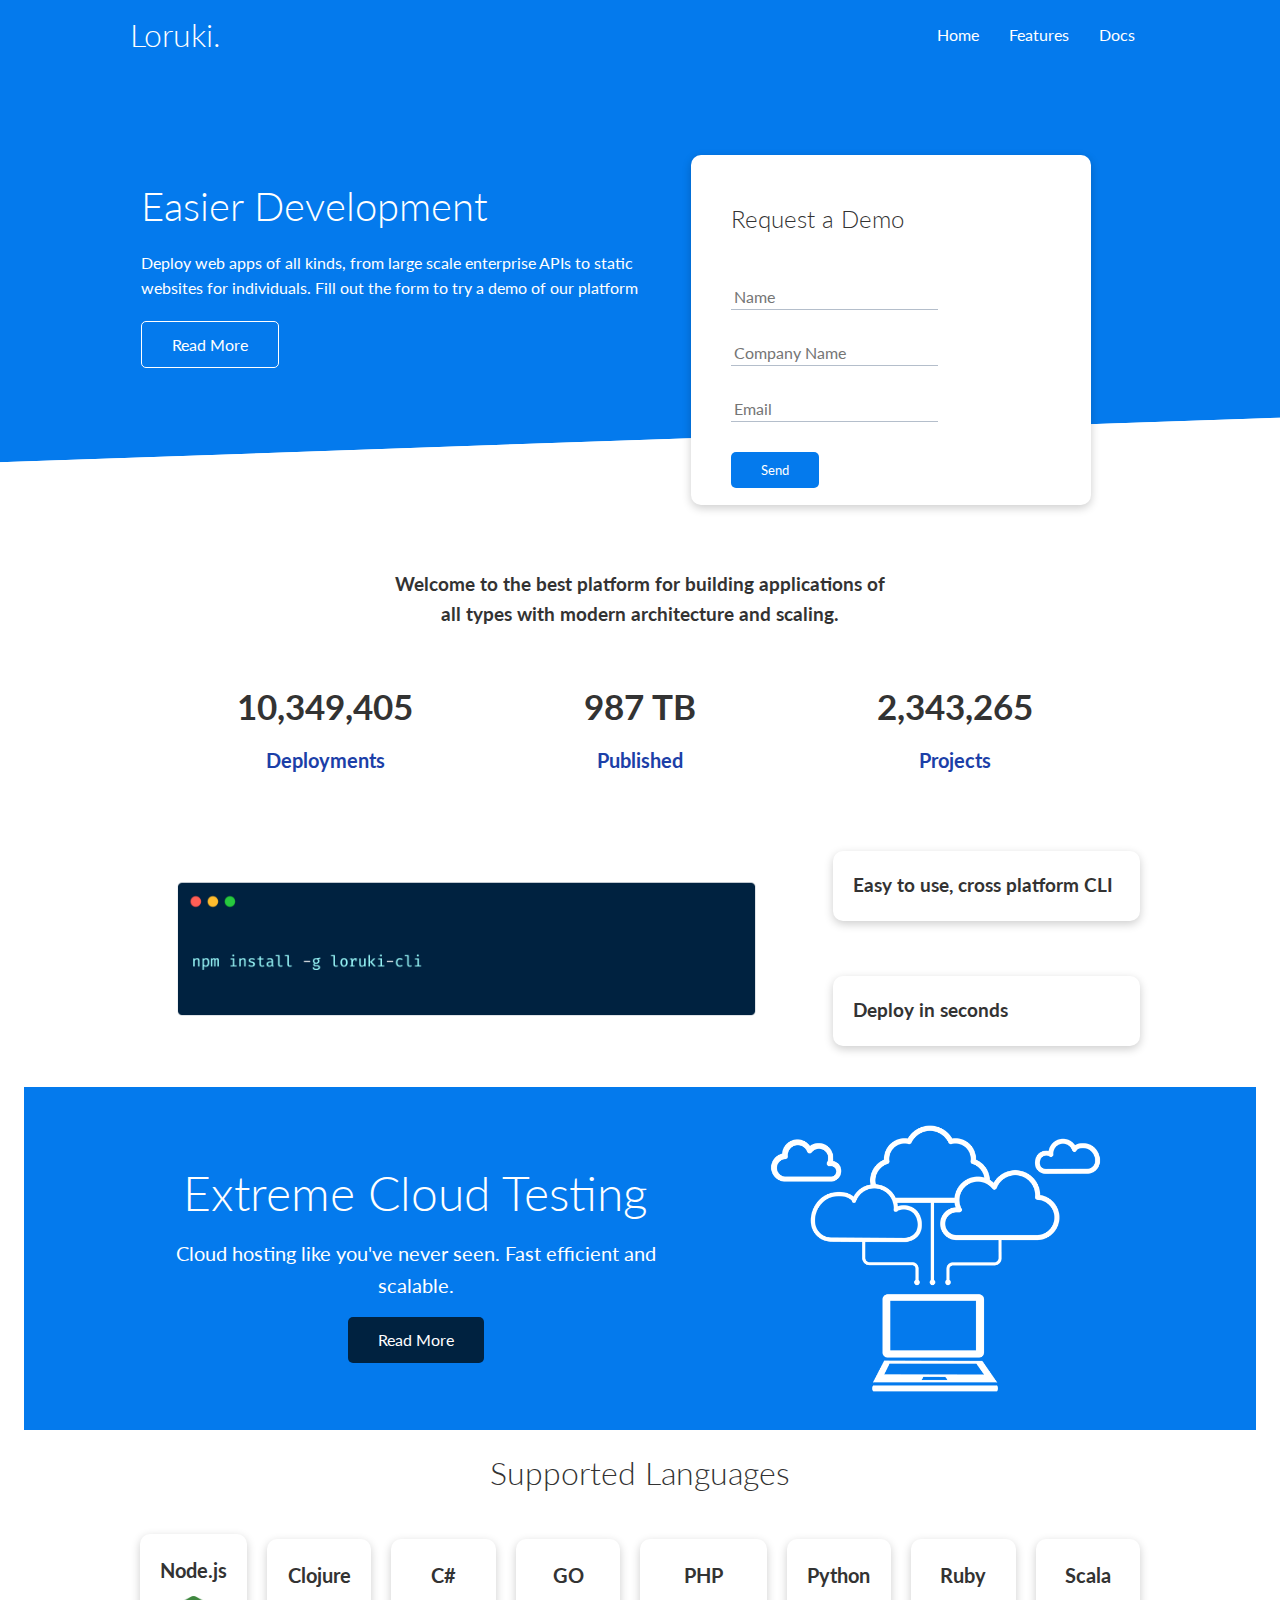
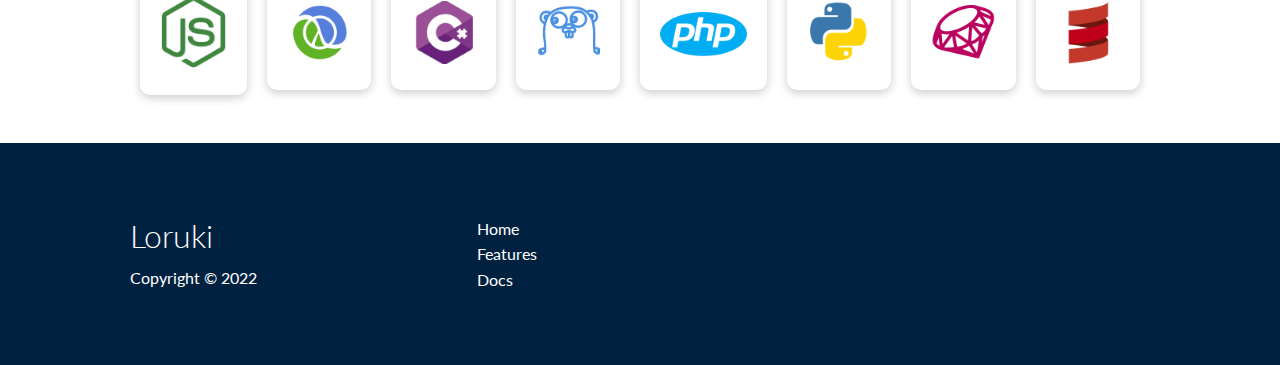
<file: index.html>
<!DOCTYPE html>
<html lang="en">
<head>
    <meta charset="UTF-8">
    <meta http-equiv="X-UA-Compatible" content="IE=edge">
    <meta name="viewport" content="width=device-width, initial-scale=1.0">
    <link rel="stylesheet" href="css/utilities.css">
    <link rel="stylesheet" href="css/style.css">
   <link rel="stylesheet" href="https://cdnjs.cloudflare.com/ajax/libs/font-awesome/6.0.0-beta3/css/all.min.css" integrity="sha512-Fo3rlrZj/k7ujTnHg4CGR2D7kSs0v4LLanw2qksYuRlEzO+tcaEPQogQ0KaoGN26/zrn20ImR1DfuLWnOo7aBA==" crossorigin="anonymous" referrerpolicy="no-referrer" />
    <title>Loruki | Cloud hosting for everyone</title>
</head>
<body>
    <!-- Navbar  -->
    <div class="navbar">
        <div class="container flex">
            <h1 class="logo">Loruki.</h1>
            <nav>
                <ul>
                    <li><a href="index.html">Home</a></li>
                    <li><a href="features.html">Features</a></li>
                    <li><a href="docs.html">Docs</a></li>
                </ul>
            </nav>
        </div>
    </div>

    <!-- Showcase  -->
    <section class="showcase">
        <div class="container grid">
            <div class="showcase-text">
                <h1>Easier Development</h1>
                <p>Deploy web apps of all kinds, from large scale enterprise APIs to static websites for individuals. Fill out the form to try a demo of our platform</p>
                <a href="#" class="btn btn-outline">Read More</a>
            </div>

            <div class="showcase-form card">
                <h2>Request a Demo</h2>
                <form name="contact" method="POST" netlify-honeypot="bot-field" data-netlify="true">
                    <input type="hidden" name="form-name" value="contact">
                    <p class="hidden">
                        <label>Don’t fill this out if you’re human: <input name="bot-field" /></label>
                      </p>
                   <div class="form-control">      
                       <input type="text" name="name" placeholder="Name" >
                   </div>   
                   <div class="form-control">      
                       <input type="text" name="company" placeholder="Company Name" >
                   </div>   
                   <div class="form-control">      
                       <input type="email" name="email" placeholder="Email" >
                   </div>   
                   <input type="submit" value="Send" class="btn btn-primary">
                </form>
            </div>
        </div>
    </section>

    <!-- Stats  -->
    <section class="stats">
        <div class="container">
            <h3 class="stats-heading text-center my-1">
                Welcome to the best platform for building applications of all types with modern architecture and scaling.
            </h3>

            <div class="grid grid-3 text-center my-4">
                <div>
                    <i class="fas fa-server fa-3x"></i>
                    <h3>10,349,405</h3>
                    <p class="text-secondary">Deployments</p>
                </div>
                <div>
                    <i class="fas fa-upload fa-3x"></i>
                    <h3>987 TB</h3>
                    <p class="text-secondary">Published</p>
                </div>
                <div>
                    <i class="fas fa-project-diagram fa-3x"></i>
                    <h3>2,343,265</h3>
                    <p class="text-secondary">Projects</p>
                </div>
            </div>
        </div>
    </section>

    <!-- Cli  -->
    <section class="cli">
        <div class="container grid">
            <img src="images/cli.png" alt="">
            <div class="card">
                <h3>Easy to use, cross platform CLI</h3>
            </div>
            <div class="card">
                <h3>Deploy in seconds</h3>
            </div>
            
        </div>
    </section>

    <!-- Cloud  -->
    <section class="cloud bg-primary my-2 py-2">
        <div class="container grid">
            <div class="text-center">
                <h2 class="lg">Extreme Cloud Testing</h2>
                <p class="lead my-1">Cloud hosting like you've never seen.
                    Fast efficient and scalable.
                </p>
                <a href="features.html" class="btn btn-dark">Read More</a>
            </div>
            <img src="images/cloud.png" alt="">
        </div>
    </section>


    <!-- Languages  -->
    <section class="languages">
        <h2 class="md text-center my-2">
            Supported Languages
        </h2>
        <div class="container flex">
            <div class="card">
                <h4>Node.js</h4>
                <img src="images/logos/node.png" alt="">
            </div>
            <div class="card">
                <h4>Clojure</h4>
                <img src="images/logos/clojure.png" alt="">
            </div>
            <div class="card">
                <h4>C#</h4>
                <img src="images/logos/csharp.png" alt="">
            </div>
            <div class="card">
                <h4>GO</h4>
                <img src="images/logos/go.png" alt="">
            </div>
            <div class="card">
                <h4>PHP</h4>
                <img src="images/logos/php.png" alt="">
            </div>
            <div class="card">
                <h4>Python</h4>
                <img src="images/logos/python.png" alt="">
            </div>
            <div class="card">
                <h4>Ruby</h4>
                <img src="images/logos/ruby.png" alt="">
            </div>
            <div class="card">
                <h4>Scala</h4>
                <img src="images/logos/scala.png" alt="">
            </div>
        </div>
    </section>

    <!-- Footer  -->
    <footer class="footer bg-dark py-5">
        <div class="container grid grid-3">
            <div>
                <h1>Loruki</h1>
                <p>Copyright &copy; 2022</p>
            </div>
            <nav>
                <ul>
                    <li><a href="index.html">Home</a></li>
                    <li><a href="features.html">Features</a></li>
                    <li><a href="docs.html">Docs</a></li>
                </ul>
            </nav>
            <div class="social">
                <a href="#"><i class="fab fa-github fa-2x"></i></a>
                <a href="#"><i class="fab fa-facebook fa-2x"></i></a>
                <a href="#"><i class="fab fa-instagram fa-2x"></i></a>
                <a href="#"><i class="fab fa-twitter fa-2x"></i></a>
            </div>
        </div>
    </footer>
</body>
</html>
</file>
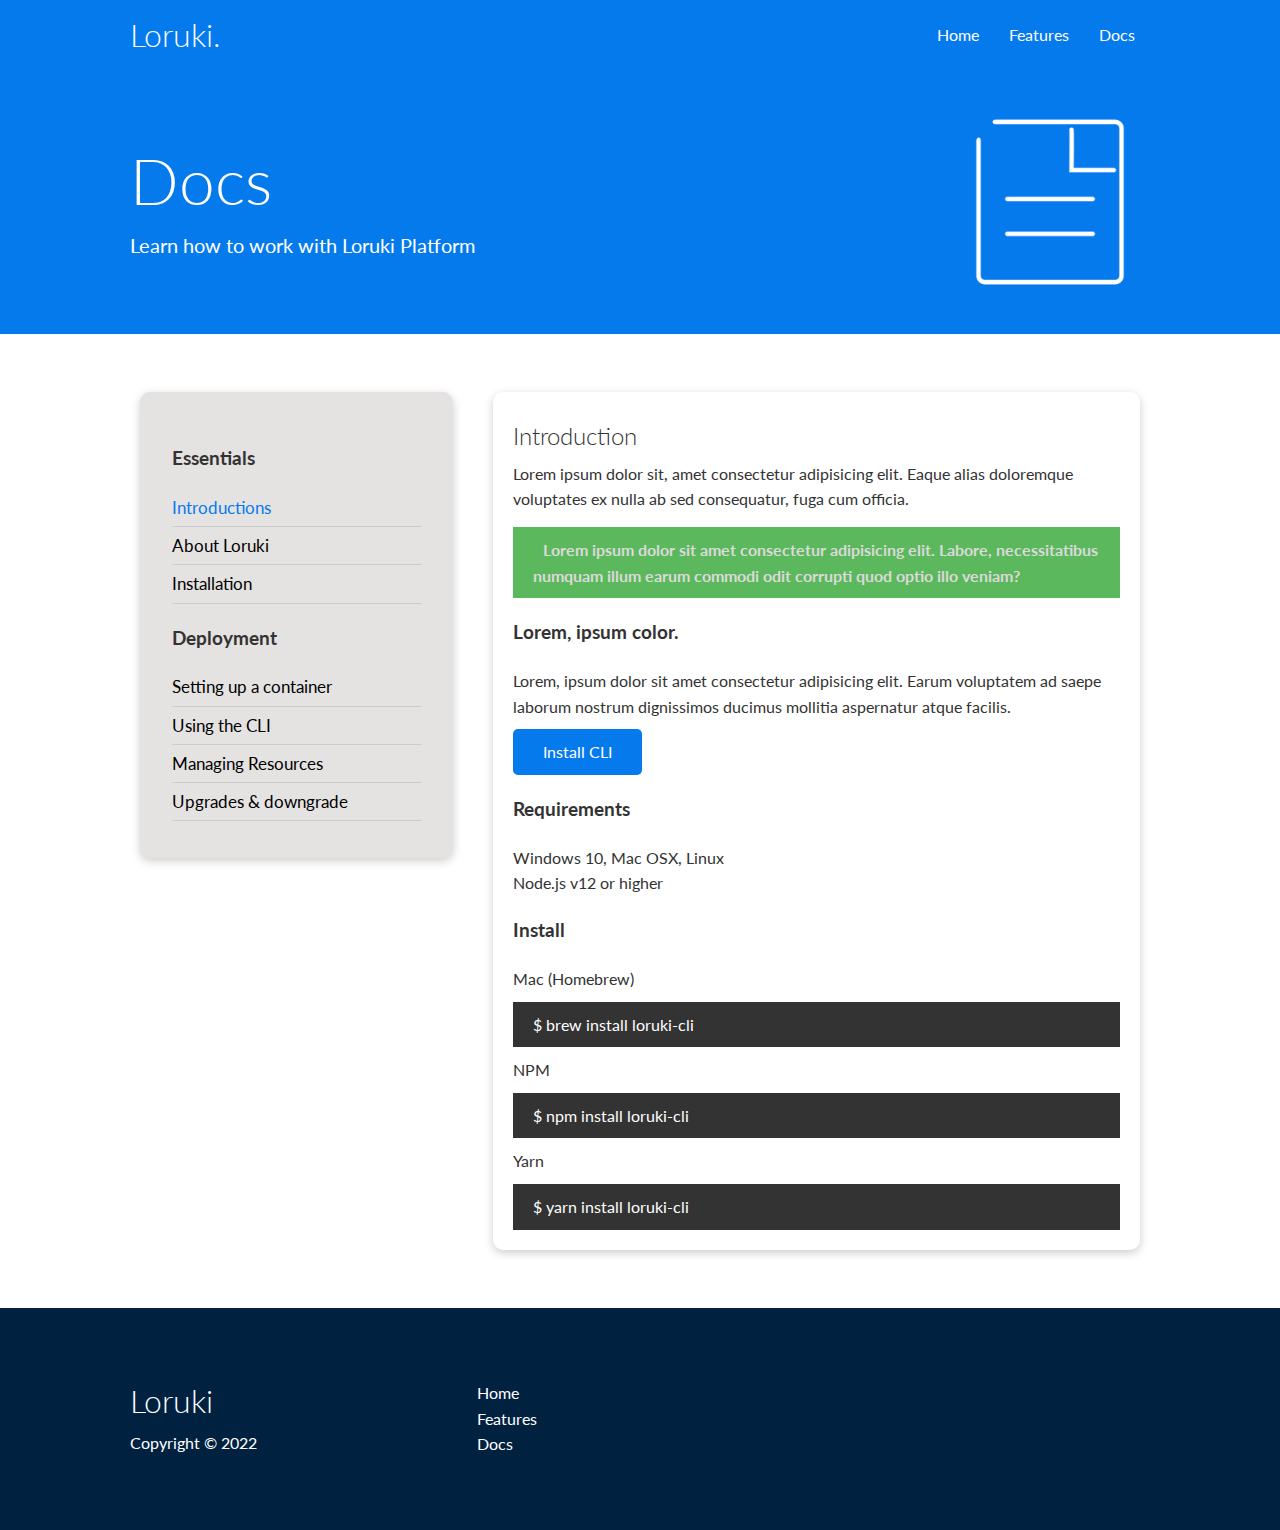
<file: docs.html>
<!DOCTYPE html>
<html lang="en">
<head>
    <meta charset="UTF-8">
    <meta http-equiv="X-UA-Compatible" content="IE=edge">
    <meta name="viewport" content="width=device-width, initial-scale=1.0">
    <link rel="stylesheet" href="css/style.css">
    <link rel="stylesheet" href="css/utilities.css">
   <link rel="stylesheet" href="https://cdnjs.cloudflare.com/ajax/libs/font-awesome/6.0.0-beta3/css/all.min.css" integrity="sha512-Fo3rlrZj/k7ujTnHg4CGR2D7kSs0v4LLanw2qksYuRlEzO+tcaEPQogQ0KaoGN26/zrn20ImR1DfuLWnOo7aBA==" crossorigin="anonymous" referrerpolicy="no-referrer" />
    <title>Loruki | Cloud hosting for everyone</title>
</head>
<body>
    <!-- Navbar  -->
    <div class="navbar">
        <div class="container flex">
            <h1 class="logo">Loruki.</h1>
            <nav>
                <ul>
                    <li><a href="index.html">Home</a></li>
                    <li><a href="features.html">Features</a></li>
                    <li><a href="docs.html">Docs</a></li>
                </ul>
            </nav>
        </div>
    </div>

    <!-- Head  -->
    <section class="docs-head bg-primary py-3">
        <div class="container grid">
            <div>
                <h1 class="xl">Docs</h1>
                <p class="lead">Learn how to work with Loruki Platform</p>
            </div>
            <img src="images/docs.png" alt="">
        </div>
    </section>

    <!-- Docs Main  -->
    <section class="docs-main my-4">
        <div class="container grid">
            <div class="card bg-light p-3">
                <h3 class="my-2">Essentials</h3>
                <nav>
                    <ul>
                        <li><a style="color : #047aed" class="text-primary" href="#">Introductions</a></li>
                        <li><a href="#">About Loruki</a></li>
                        <li><a href="#">Installation</a></li>
                    </ul>
                </nav>
                <h3 class="my-2">Deployment</h3>
                <nav>
                    <ul>
                        <li><a href="#">Setting up a container</a></li>
                        <li><a href="#">Using the CLI</a></li>
                        <li><a href="#">Managing Resources</a></li>
                        <li><a href="#">Upgrades & downgrade</a></li>
                    </ul>
                </nav>
            </div>
            <div class="card">
                <h2>Introduction</h2>
                <p>Lorem ipsum dolor sit, amet consectetur adipisicing elit. Eaque alias doloremque voluptates ex nulla ab sed consequatur, fuga cum officia.</p>
                <div class="alert alert-success">
                    <i class="fas fa-info"></i>
                    Lorem ipsum dolor sit amet consectetur adipisicing elit. Labore, necessitatibus numquam illum earum commodi odit corrupti quod optio illo veniam?
                </div>
                <h3>Lorem, ipsum color.</h3>
                <p>Lorem, ipsum dolor sit amet consectetur adipisicing elit. Earum voluptatem ad saepe laborum nostrum dignissimos ducimus mollitia aspernatur atque facilis.</p>
                <a href="#" class="btn btn-primary">Install CLI</a>

                <h3>Requirements</h3>
                <ul>
                    <li>Windows 10, Mac OSX, Linux</li>
                    <li>Node.js v12 or higher</li>
                </ul>

                <h3>Install</h3>
                <p>Mac (Homebrew)</p>
                <pre><code>$ brew install loruki-cli</code></pre>
                <p>NPM</p>
                <pre><code>$ npm install loruki-cli</code></pre>
                <p>Yarn</p>
                <pre><code>$ yarn install loruki-cli</code></pre>
            </div>
        </div>
    </section>

    

    <!-- Footer  -->
    <footer class="footer bg-dark py-5">
        <div class="container grid grid-3">
            <div>
                <h1>Loruki</h1>
                <p>Copyright &copy; 2022</p>
            </div>
            <nav>
                <ul>
                    <li><a href="index.html">Home</a></li>
                    <li><a href="features.html">Features</a></li>
                    <li><a href="docs.html">Docs</a></li>
                </ul>
            </nav>
            <div class="social">
                <a href="#"><i class="fab fa-github fa-2x"></i></a>
                <a href="#"><i class="fab fa-facebook fa-2x"></i></a>
                <a href="#"><i class="fab fa-instagram fa-2x"></i></a>
                <a href="#"><i class="fab fa-twitter fa-2x"></i></a>
            </div>
        </div>
    </footer>
</body>
</html>
</file>
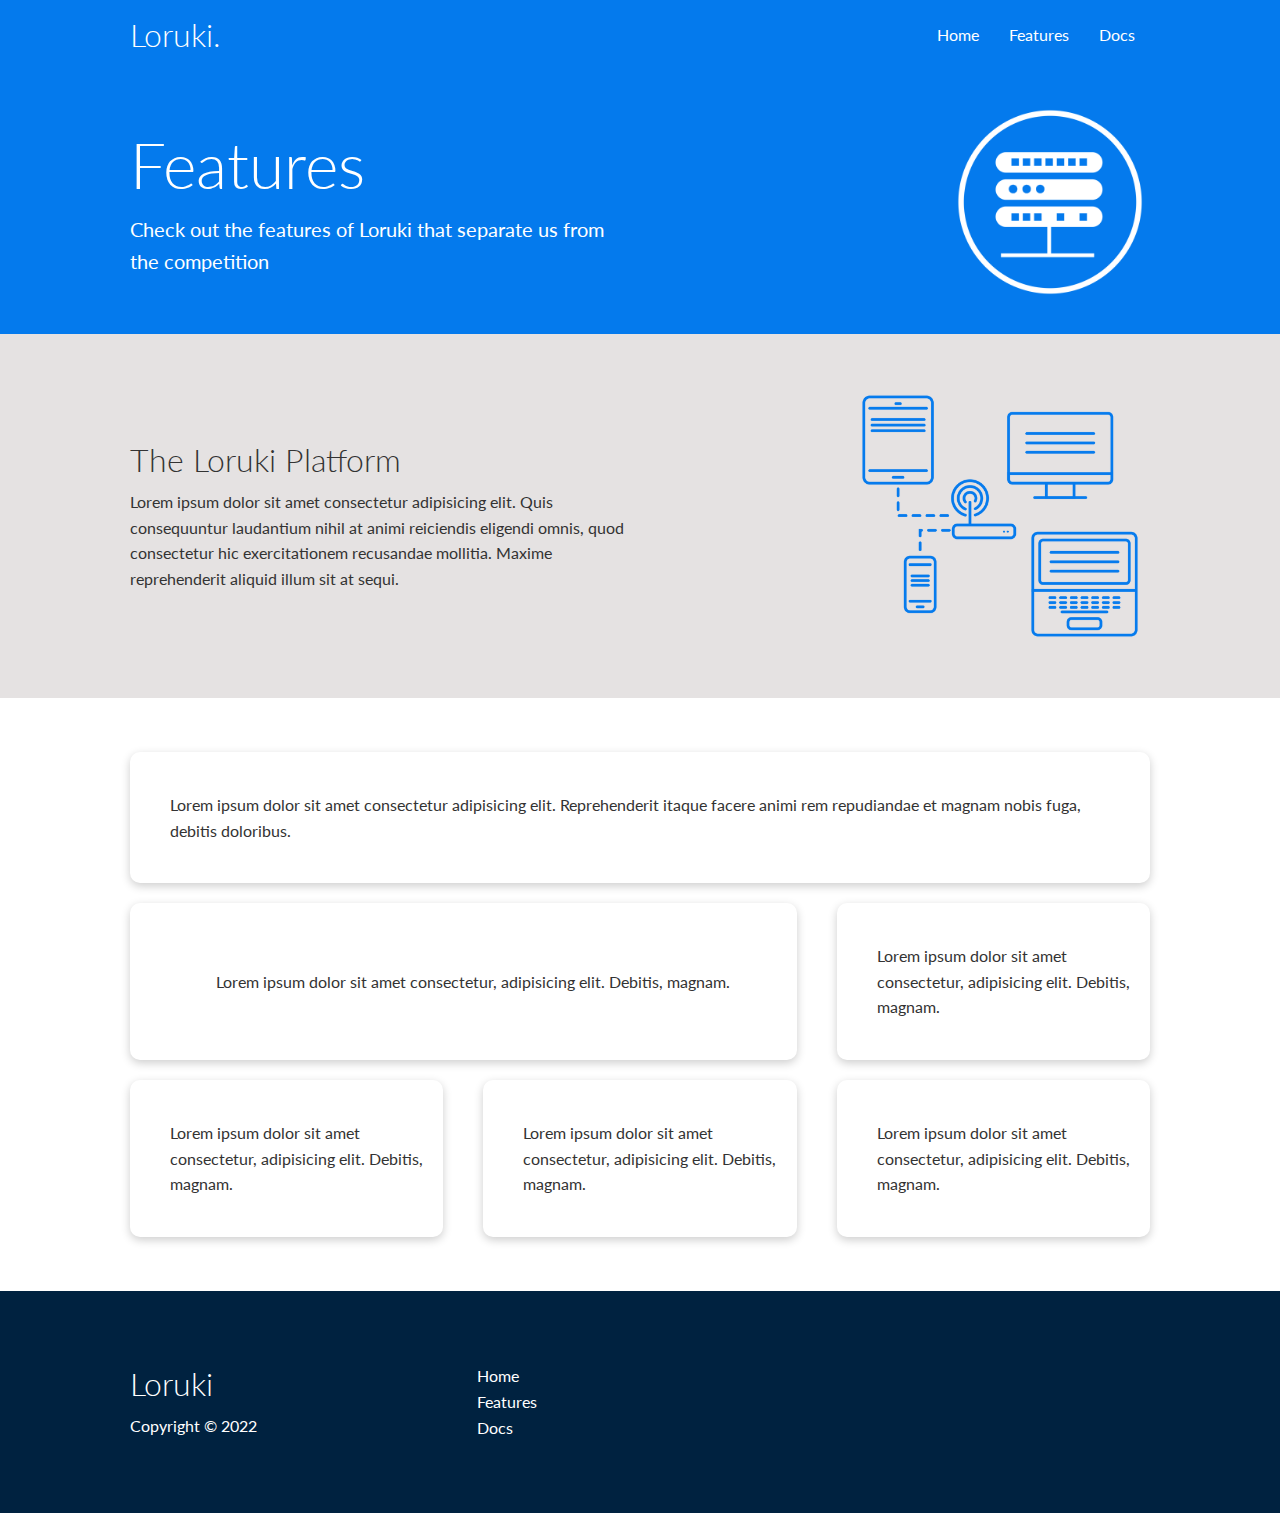
<file: features.html>
<!DOCTYPE html>
<html lang="en">
<head>
    <meta charset="UTF-8">
    <meta http-equiv="X-UA-Compatible" content="IE=edge">
    <meta name="viewport" content="width=device-width, initial-scale=1.0">
    <link rel="stylesheet" href="css/utilities.css">
    <link rel="stylesheet" href="css/style.css">
   <link rel="stylesheet" href="https://cdnjs.cloudflare.com/ajax/libs/font-awesome/6.0.0-beta3/css/all.min.css" integrity="sha512-Fo3rlrZj/k7ujTnHg4CGR2D7kSs0v4LLanw2qksYuRlEzO+tcaEPQogQ0KaoGN26/zrn20ImR1DfuLWnOo7aBA==" crossorigin="anonymous" referrerpolicy="no-referrer" />
    <title>Loruki | Cloud hosting for everyone</title>
</head>
<body>
    <!-- Navbar  -->
    <div class="navbar">
        <div class="container flex">
            <h1 class="logo">Loruki.</h1>
            <nav>
                <ul>
                    <li><a href="index.html">Home</a></li>
                    <li><a href="features.html">Features</a></li>
                    <li><a href="docs.html">Docs</a></li>
                </ul>
            </nav>
        </div>
    </div>

    <!-- Head  -->
    <section class="features-head bg-primary py-3">
        <div class="container grid">
            <div>
                <h1 class="xl">Features</h1>
                <p class="lead">Check out the features of Loruki that separate us from the competition</p>
            </div>
            <img src="images/server.png" alt="">
        </div>
    </section>

    <!-- Sub head  -->
    <section class="features-sub-head bg-light py-3">
        <div class="container grid">
            <div>
                <h1 class="md">The Loruki Platform</h1>
                <p>Lorem ipsum dolor sit amet consectetur adipisicing elit. Quis consequuntur laudantium nihil at animi reiciendis eligendi omnis, quod consectetur hic exercitationem recusandae mollitia. Maxime reprehenderit aliquid illum sit at sequi.</p>
            </div>
            <img src="images/server2.png" alt="">
        </div>
    </section>

    <section class="features-main my-2">
        <div class="container grid grid-3">
            <div class="card flex">
                <i class="fas fa-server fa-3x"></i>
                <p>Lorem ipsum dolor sit amet consectetur adipisicing elit. Reprehenderit itaque facere animi rem repudiandae et magnam nobis fuga, debitis doloribus.</p>
            </div>
            <div class="card flex">
                <i class="fas fa-laptop-code fa-3x"></i>
                <p> Lorem ipsum dolor sit amet consectetur, adipisicing elit. Debitis,
                    magnam.</p>
            </div>
            <div class="card flex">
                <i class="fas fa-network-wired fa-3x"></i>
                <p> Lorem ipsum dolor sit amet consectetur, adipisicing elit. Debitis,
                    magnam.</p>
            </div>
            <div class="card flex">
                <i class="fas fa-database fa-3x"></i>
                <p> Lorem ipsum dolor sit amet consectetur, adipisicing elit. Debitis,
                    magnam.</p>
            </div>
            <div class="card flex">
                <i class="fas fa-power-off fa-3x"></i>
                <p> Lorem ipsum dolor sit amet consectetur, adipisicing elit. Debitis,
                    magnam.</p>
            </div>
            <div class="card flex">
                <i class="fas fa-upload fa-3x"></i>
                <p> Lorem ipsum dolor sit amet consectetur, adipisicing elit. Debitis,
                    magnam.</p>
            </div>
        </div>
    </section>


    <!-- Footer  -->
    <footer class="footer bg-dark py-5">
        <div class="container grid grid-3">
            <div>
                <h1>Loruki</h1>
                <p>Copyright &copy; 2022</p>
            </div>
            <nav>
                <ul>
                    <li><a href="index.html">Home</a></li>
                    <li><a href="features.html">Features</a></li>
                    <li><a href="docs.html">Docs</a></li>
                </ul>
            </nav>
            <div class="social">
                <a href="#"><i class="fab fa-github fa-2x"></i></a>
                <a href="#"><i class="fab fa-facebook fa-2x"></i></a>
                <a href="#"><i class="fab fa-instagram fa-2x"></i></a>
                <a href="#"><i class="fab fa-twitter fa-2x"></i></a>
            </div>
        </div>
    </footer>
</body>
</html>
</file>
<file: css/utilities.css>
/* Utilities  */

.container {
    max-width : 1100px;
    margin : 0 auto;
    overflow : auto;
    padding: 0 40px;
}

.card {
    background-color : #fff;
    border-radius : 10px;
    box-shadow : 0 3px 10px rgba(0,0,0, 0.2);
    padding : 20px;
    margin : 10px;
    color : #333;
}

.flex {
    display : flex;
    justify-content : center;
    align-items : center;
    height : 100%;
}
.btn {
    display : inline-block;
    padding : 10px 30px;
    cursor : pointer;
    background : var(--primary-color);
    color : #fff;
    border : none;
    border-radius : 5px;
    transition : .5s ease-out;
}

.btn-outline {
    background-color : transparent;
    border : 1px #fff solid;
}

.btn:hover {
    transform : scale(0.9);
}

/* Backgrounds & colored buttons  */
.bg-primary, .btn-primary {
    background-color : var(--primary-color);
    color : #fff;
}

.bg-secondary, .btn-secondary {
    background-color : var(--secondary-color);
    color : #fff;    
}

.bg-dark, .btn-dark {
    background-color : var(--dark-color);
    color : #fff;
}

.bg-light, .btn-light {
    background-color : var(--light-color);
    color : #333;
}

.bg-primary a,
.btn-primary a, 
.bg-secondary a,
.btn-secondary a,
.bg-dark a,
.btn-dark a,
.bg-light a,
.btn-light a {
    color : #fff;
}


/* Text colors  */
.text-primary {
   color : var(--primary-color);
}

.text-secondary {
    color : var(--secondary-color);
}

.text-dark {
    color : var(--dark-color);
}

.dark-light {
  color : var(--light-color);
}


/* Text Sizes  */
.lead  {
    font-size : 20px;
}
.sm {
    font-size : 1rem;
}
.md {
    font-size : 2rem;
}
.lg {
    font-size : 3rem;
}
.xl {
    font-size : 4rem;
}

.text-center {
    text-align : center;
}


/* alerts  */
.alert {
    background-color : var(--light-color);
    padding : 10px 20px;
    font-weight : bold;
    margin : 15px 0;
}
.alert i {
    margin-right : 10px;
}

.alert-success {
    background-color : var(--success-color);
    color : rgb(219, 218, 218);
}

.alert-error {
    background-color : var(--error-color);
    color : #fff;
}

.grid {
    display : grid;
    grid-template-columns : repeat(2, 1fr);
    gap : 20px;
    justify-content : center;
    align-items : center;
    height : 100%;
}
.grid-3 {
    grid-template-columns : repeat(3,1fr);
}

/* Margin  */
.my-1 {
    margin: 1rem;
}
.my-2 {
    margin : 1.5rem;
}
.my-3 {
    margin : 2rem;
}
.my-4 {
    margin : 3rem;
}
.my-5 {
    margin : 4rem;
}
.m-1 {
    margin: 1rem;
}
.m-2 {
    margin : 1.5rem;
}
.m-3 {
    margin : 2rem;
}
.m-4 {
    margin : 3rem;
}
.m-5 {
    margin : 4rem;
}

/* Padding  */
.py-1 {
    padding: 1rem;
}
.py-2 {
    padding : 1.5rem;
}
.py-3 {
    padding : 2rem;
}
.py-4 {
    padding : 3rem;
}
.py-5 {
    padding : 4rem;
}
.p-1 {
    padding: 1rem;
}
.p-2 {
    padding : 1.5rem;
}
.p-3 {
    padding : 2rem;
}
.p-4 {
    padding : 3rem;
}
.p-5 {
    padding : 4rem;
}
</file>
<file: css/style.css>
@import url('https://fonts.googleapis.com/css2?family=Lato&display=swap');

:root {
    --primary-color : #047aed;
    --secondary-color : #1c3fa8;
    --dark-color : #002240;
    --light-color : #e5e2e2;
    --success-color : #5cb85c;
    --error-color : #d9534f;
}

* {
    box-sizing : border-box;
    padding : 0;
    margin: 0;
    font-family: 'Lato', sans-serif;
}

body {
    color : #333;
    line-height : 1.6;
}

ul {
    list-style : none;
}

a {
    text-decoration :none;
    color : #333;
}

h1,
h2 {
    font-weight : 300;
    line-height : 1.2;
    margin : 10px 0;
}

p {
    margin : 10px 0;
}

img {
    width : 100%;
}

code,pre {
    background : #333;
    color : #fff;
    padding : 10px;
}

.hidden {
    visibility : hidden;
    height : 0;
}


 /* Navbar  */

.navbar {
    background-color : #047aed;
    color : white;
    height : 70px;
}

.navbar ul {
    display : flex;
}

.navbar a {
    color : #fff;
    padding : 10px;
    margin : 0 5px;
    transition : .2s ease-out;
}
.navbar a:hover {
    border-bottom : 2px #fff solid;
}

.navbar .flex {
    justify-content : space-between;
}

 /* Showcase  */
 .showcase {
    height : 400px;
    background-color : var(--primary-color);
    color : #fff;
    position : relative;
}
.showcase h1 {
    font-size : 40px;
}
.showcase p {
    margin : 20px 0;
}
.showcase .grid {
    overflow : visible;
    grid-template-columns : 50% 45%;
    gap : 30px;
}

.showcase-text {
    animation : slideInFromLeft 1s ease-in;
}
.showcase-form {
    position : relative;
    top : 60px;
    height : 350px;
    width : 400px;
    padding : 40px;
    z-index : 100;
    animation : slideInFromRight 1s ease-in;
}
.showcase-form .form-control {
    margin : 30px 0;
}
.showcase-form input[type="text"],
.showcase-form input[type="email"] {
    border : 0;
    border-bottom : 1px solid #b4becb;
    padding : 3px;
    font-size : 16px;
}
.showcase-form input:focus {
    outline : none;
}

.showcase::before,
.showcase::after {
    content : "";
    position : absolute;
    height : 100px;
    bottom : -70px;
    right : 0;
    left : 0;
    background : #fff;
    transform : skewY(-2deg);
    -webkit-transform : skewY(-2deg);
    -moz-transform : skewY(-2deg);
    -ms-transform : skewY(-2deg);
}

/* Stats  */
.stats {
    padding-top : 100px;
    animation : slideInFromBottom 1s ease-in;
}

.stats-heading {
    max-width : 500px;
    margin : auto;
}

.stats .grid h3 {
    font-size : 35px;
}

.stats .grid p {
    font-size : 20px;
    font-weight : bold;
}

/* Cli  */
.cli .grid {
    grid-template-columns : repeat(3, 1fr);
    grid-template-rows : repeat(2, 1fr);
}
.cli .grid > *:first-child {
    grid-column : 1 / span 2;
    grid-row : 1 / span 2;
}

/* Cloud  */
.cloud .grid {
    grid-template-columns : 4fr 3fr;
}


/* Languages  */

/* .languages .flex {
    flex-wrap : wrap;
} */

.languages .card{
    text-align : center;
    margin : 18px 10px 48px;
    transition : .3s ease-out;
    cursor : pointer;
}

.languages .card h4 {
    font-size : 20px;
    margin-bottom : 10px;
}
.languages .card:hover {
    transform : translateY(-15px);
}

/* Features  */
.features-head img{
    width : 200px;
    justify-self : flex-end;
}
.features-sub-head img {
    width : 300px;
    justify-self : end;

}

.features-main .card > i {
    margin-right : 20px;
}

.features-main .grid {
    padding : 30px;
}
.features-main .grid > *:first-child {
    grid-column : 1 / span 3;
}
.features-main .grid > *:nth-child(2) {
    grid-column : 1 / span 2;
}

/* Docs  */
.docs-head img{
    width : 200px;
    justify-self : flex-end;
}
.docs-main .card nav ul li a{
    color : black;
}
.docs-main h3 {
    margin : 20px 0;
}
.docs-main .grid {
    grid-template-columns : 1fr 2fr;
    align-items : flex-start;
}

.docs-main nav li {
    font-size : 17px;
    padding-bottom : 5px;
    margin-bottom : 5px;
    border-bottom : 1px #ccc solid;
    transition : .3s ease-in;
}
.docs-main a:hover {
    font-weight : bold;
}

/* Footer  */
.footer .social a {
    margin : 0 10px;
}

/* Animations  */
@keyframes slideInFromLeft {
    0% {
        transform : translateX(-100%);
    }

    100% {
        transform : translateX(0);
    }
}

@keyframes slideInFromRight {
    0% {
        transform : translateX(100%);
    }

    100% {
        transform : translateX(0);
    }
}

@keyframes slideInFromTop {
    0% {
        transform : translateY(-100%);
    }

    100% {
        transform : translateY(0);
    }
}

@keyframes slideInFromBottom {
    0% {
        transform : translateY(100%);
    }

    100% {
        transform : translateY(0);
    }
}

/* Tablets  */
@media(max-width : 768px) {
    .grid,
    .showcase .grid,
    .stats .grid,
    .cli .grid,
    .cloud .grid,
    .features-main .grid,
    .docs-main .grid {
        grid-template-columns : 1fr;
        grid-template-rows : 1fr;
    }

    .showcase {
        height: auto;
    }

    .showcase-text {
        text-align : center;
        margin-top  : 40px;
        animation : slideInFromTop 1s ease-in;
    }
    .showcase-form {
        justify-self : center;
        margin : auto;
        animation : slideInFromBottom 1s ease-in;
    }

    .cli .grid > *:first-child {
        grid-column : 1;
        grid-row : 1;
    }

    .features-head,
    .features-sub-head,
    .docs-head {
        text-align :center;
    }

    .features-head img,
    .features-sub-head img,
    .docs-head img {
        justify-self : center;
    }

    .features-main .grid >*:first-child,
    .features-main .grid > *:nth-child(2) {
        grid-column : 1;
    }

}

/* Mobile  */
@media(max-width : 500px) {
    .navbar {
        height : 110px;
    }

    .navbar .flex {
        flex-direction : column;
    }

    .navbar ul {
        padding : 10px;
        background-color : rgba(0,0,0, .1);
    }

   
}
</file>
